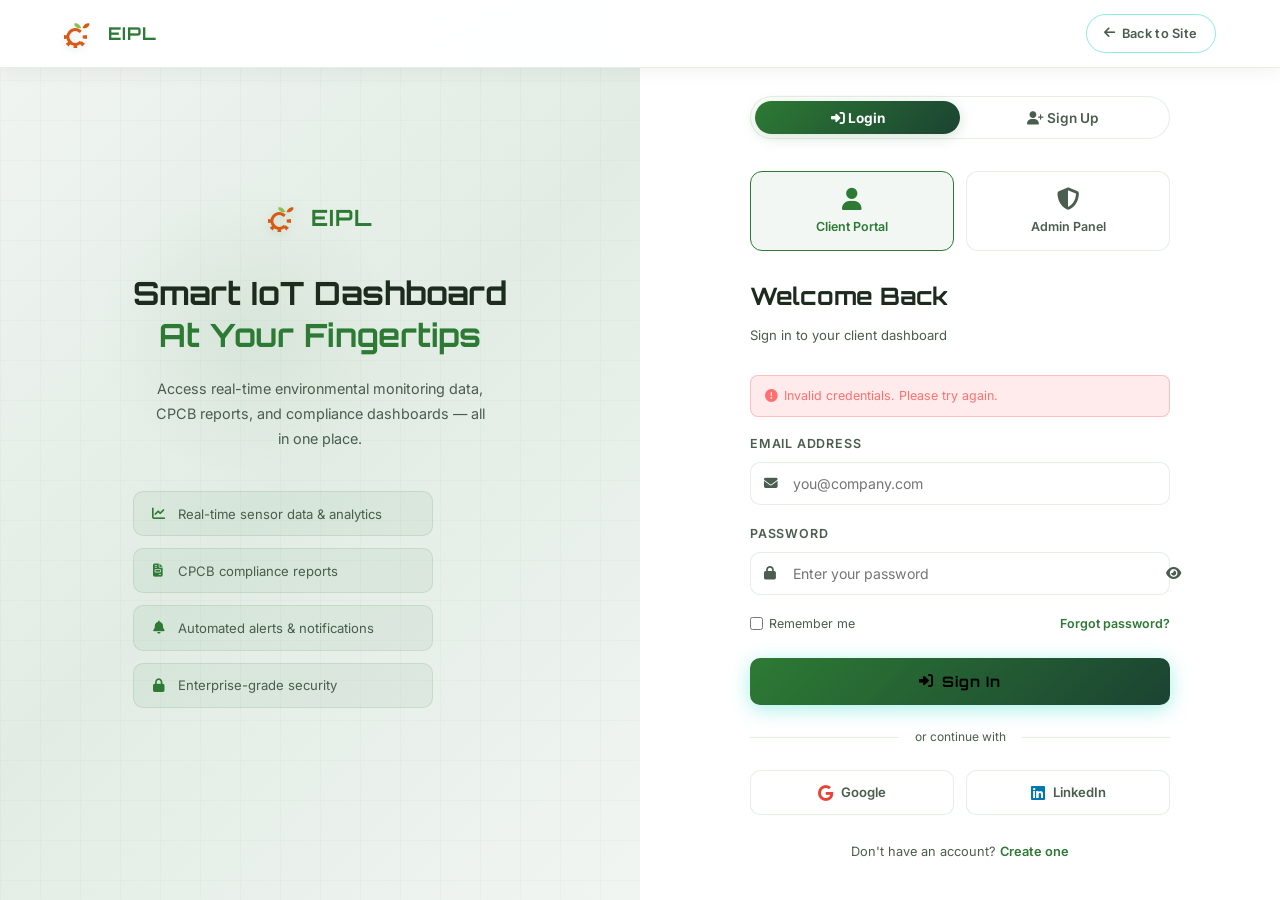
<file: jitu's office sample website/frontend/login.html>
<!DOCTYPE html>
<html lang="en">

<head>
  <meta charset="UTF-8" />
  <meta name="viewport" content="width=device-width, initial-scale=1.0" />
  <meta name="description" content="Login or Sign Up to AquaSyncs — Access your client dashboard or admin panel." />
  <title>Login | AquaSyncs</title>
  <link rel="preconnect" href="https://fonts.googleapis.com" />
  <link rel="preconnect" href="https://fonts.gstatic.com" crossorigin />
  <link href="https://fonts.googleapis.com/css2?family=Orbitron:wght@400;600;700;900&family=Inter:wght@300;400;500;600;700&display=swap" rel="stylesheet" />
  <link rel="stylesheet" href="https://cdnjs.cloudflare.com/ajax/libs/font-awesome/6.5.0/css/all.min.css" />
  <link rel="stylesheet" href="css/style.css?v=3" />

  <style>
    /* ─── Login Page Specific Styles ─── */
    body { overflow-x: hidden; }

    /* Full-screen split layout */
    .auth-page {
      min-height: 100vh;
      display: grid;
      grid-template-columns: 1fr 1fr;
    }

    /* ── LEFT PANEL — branding + animated BG ── */
    .auth-left {
      position: relative;
      background: linear-gradient(135deg, #f1f5f2 0%, #e2ece4 50%, #f1f5f2 100%);
      display: flex;
      flex-direction: column;
      align-items: center;
      justify-content: center;
      padding: 3rem;
      overflow: hidden;
    }

    /* Animated circuit-grid background */
    .auth-left::before {
      content: '';
      position: absolute;
      inset: 0;
      background-image:
        linear-gradient(rgba(45,122,52,0.03) 1px, transparent 1px),
        linear-gradient(90deg, rgba(45,122,52,0.03) 1px, transparent 1px);
      background-size: 40px 40px;
      animation: gridMove 8s linear infinite;
    }

    @keyframes gridMove {
      0%   { background-position: 0 0; }
      100% { background-position: 40px 40px; }
    }

    /* Glowing orbs */
    .auth-left::after {
      content: '';
      position: absolute;
      top: 20%; left: 15%;
      width: 300px; height: 300px;
      background: radial-gradient(circle, rgba(45,122,52,0.08) 0%, transparent 70%);
      border-radius: 50%;
      animation: pulse 4s ease-in-out infinite;
    }

    @keyframes pulse {
      0%, 100% { transform: scale(1); opacity: 0.6; }
      50%       { transform: scale(1.2); opacity: 1; }
    }

    .auth-brand {
      position: relative;
      z-index: 2;
      text-align: center;
    }

    .auth-brand .logo {
      justify-content: center;
      margin-bottom: 2.5rem;
      font-size: 1.4rem;
    }

    .auth-brand .logo-icon { font-size: 1.8rem; }

    .auth-tagline {
      font-family: var(--heading-font);
      font-size: clamp(1.4rem, 2.5vw, 2rem);
      color: var(--text-contrast);
      line-height: 1.3;
      margin-bottom: 1.2rem;
    }

    .auth-tagline .accent { color: var(--primary); }

    .auth-desc {
      color: var(--text-muted);
      font-size: 0.9rem;
      line-height: 1.75;
      max-width: 340px;
      margin: 0 auto 2.5rem;
    }

    /* Feature chips */
    .auth-features {
      display: flex;
      flex-direction: column;
      gap: 0.75rem;
      width: 100%;
      max-width: 300px;
    }

    .auth-feat {
      display: flex;
      align-items: center;
      gap: 0.75rem;
      background: rgba(45,122,52,0.06);
      border: 1px solid rgba(45,122,52,0.12);
      border-radius: 10px;
      padding: 0.65rem 1rem;
      font-size: 0.82rem;
      color: var(--text-muted);
    }

    .auth-feat i {
      color: var(--primary);
      width: 16px;
      flex-shrink: 0;
    }

    /* ── RIGHT PANEL — form ── */
    .auth-right {
      background: var(--bg);
      display: flex;
      align-items: center;
      justify-content: center;
      padding: 2rem;
      position: relative;
    }

    .auth-card {
      width: 100%;
      max-width: 420px;
    }

    /* Top: back link */
    .auth-back {
      display: inline-flex;
      align-items: center;
      gap: 0.4rem;
      font-size: 0.8rem;
      color: var(--text-muted);
      margin-bottom: 2rem;
      transition: var(--transition);
    }
    .auth-back:hover { color: var(--primary); gap: 0.65rem; }

    /* Tab switcher: Login | Sign Up */
    .auth-tabs {
      display: flex;
      background: var(--surface);
      border: 1px solid var(--border);
      border-radius: 50px;
      padding: 4px;
      margin-bottom: 2rem;
      position: relative;
    }

    .auth-tab {
      flex: 1;
      text-align: center;
      padding: 0.55rem 1rem;
      font-size: 0.85rem;
      font-weight: 600;
      border-radius: 50px;
      cursor: pointer;
      transition: var(--transition);
      color: var(--text-muted);
      border: none;
      background: none;
      font-family: var(--body-font);
    }

    .auth-tab.active {
      background: linear-gradient(135deg, var(--primary), var(--secondary));
      color: #fff;
      font-weight: 700;
      box-shadow: 0 3px 14px rgba(45,122,52,0.20);
    }

    /* Role selector (Client / Admin) */
    .auth-role-row {
      display: grid;
      grid-template-columns: 1fr 1fr;
      gap: 0.75rem;
      margin-bottom: 1.6rem;
    }

    .role-btn {
      display: flex;
      flex-direction: column;
      align-items: center;
      gap: 0.5rem;
      padding: 1rem 0.5rem;
      border: 1.5px solid var(--border);
      border-radius: 12px;
      background: var(--surface);
      cursor: pointer;
      transition: var(--transition);
      font-family: var(--body-font);
      color: var(--text-muted);
    }

    .role-btn i {
      font-size: 1.4rem;
      color: var(--text-muted);
      transition: var(--transition);
    }

    .role-btn span {
      font-size: 0.78rem;
      font-weight: 600;
    }

    .role-btn.active,
    .role-btn:hover {
      border-color: var(--primary);
      background: rgba(45,122,52,0.06);
      color: var(--primary);
    }

    .role-btn.active i,
    .role-btn:hover i { color: var(--primary); }

    /* Form heading */
    .auth-heading {
      font-family: var(--heading-font);
      font-size: 1.5rem;
      color: var(--text-contrast);
      margin-bottom: 0.4rem;
    }

    .auth-subheading {
      font-size: 0.82rem;
      color: var(--text-muted);
      margin-bottom: 1.8rem;
    }

    /* Input groups */
    .form-group {
      margin-bottom: 1.1rem;
      position: relative;
    }

    .form-label {
      display: block;
      font-size: 0.78rem;
      font-weight: 600;
      color: var(--text-muted);
      margin-bottom: 0.4rem;
      letter-spacing: 0.3px;
    }

    .form-input-wrap {
      position: relative;
    }

    .form-input-wrap i {
      position: absolute;
      left: 14px;
      top: 50%;
      transform: translateY(-50%);
      color: var(--text-muted);
      font-size: 0.85rem;
      pointer-events: none;
      transition: var(--transition);
    }

    .form-input {
      width: 100%;
      padding: 0.75rem 1rem 0.75rem 2.6rem;
      background: var(--surface);
      border: 1.5px solid var(--border);
      border-radius: 10px;
      color: var(--text);
      font-family: var(--body-font);
      font-size: 0.88rem;
      transition: var(--transition);
      outline: none;
    }

    .form-input:focus {
      border-color: var(--primary);
      background: rgba(0,212,192,0.04);
      box-shadow: 0 0 0 3px rgba(0,212,192,0.1);
    }

    .form-input:focus + i,
    .form-input-wrap:focus-within i {
      color: var(--primary);
    }

    /* Password toggle eye */
    .pw-toggle {
      position: absolute;
      right: 12px;
      top: 50%;
      transform: translateY(-50%);
      background: none;
      border: none;
      color: var(--text-muted);
      cursor: pointer;
      font-size: 0.85rem;
      padding: 0.2rem;
      transition: var(--transition);
    }
    .pw-toggle:hover { color: var(--primary); }

    /* Forgot + Remember row */
    .form-meta {
      display: flex;
      align-items: center;
      justify-content: space-between;
      margin-bottom: 1.5rem;
      font-size: 0.78rem;
    }

    .form-remember {
      display: flex;
      align-items: center;
      gap: 0.4rem;
      color: var(--text-muted);
      cursor: pointer;
    }

    .form-remember input[type="checkbox"] { accent-color: var(--primary); }

    .form-forgot {
      color: var(--primary);
      font-weight: 600;
    }
    .form-forgot:hover { color: var(--accent); }

    /* Submit button */
    .auth-submit {
      width: 100%;
      padding: 0.9rem;
      border: none;
      border-radius: 10px;
      background: linear-gradient(135deg, var(--primary), var(--secondary));
      color: #000;
      font-family: var(--heading-font);
      font-size: 0.9rem;
      font-weight: 700;
      letter-spacing: 1px;
      cursor: pointer;
      transition: var(--transition);
      box-shadow: 0 4px 20px rgba(0,212,192,0.35);
      display: flex;
      align-items: center;
      justify-content: center;
      gap: 0.5rem;
    }

    .auth-submit:hover {
      transform: translateY(-2px);
      box-shadow: 0 8px 30px rgba(0,212,192,0.55);
    }

    /* Divider */
    .auth-divider {
      display: flex;
      align-items: center;
      gap: 1rem;
      margin: 1.4rem 0;
      color: var(--text-muted);
      font-size: 0.75rem;
    }

    .auth-divider::before,
    .auth-divider::after {
      content: '';
      flex: 1;
      height: 1px;
      background: var(--border);
    }

    /* Social login buttons */
    .auth-social {
      display: grid;
      grid-template-columns: 1fr 1fr;
      gap: 0.75rem;
    }

    .social-login-btn {
      display: flex;
      align-items: center;
      justify-content: center;
      gap: 0.5rem;
      padding: 0.65rem;
      border: 1.5px solid var(--border);
      border-radius: 10px;
      background: var(--surface);
      color: var(--text-muted);
      font-size: 0.82rem;
      font-weight: 600;
      font-family: var(--body-font);
      cursor: pointer;
      transition: var(--transition);
      text-decoration: none;
    }

    .social-login-btn:hover {
      border-color: var(--border-hover);
      color: var(--text);
    }

    .social-login-btn i { font-size: 1rem; }
    .social-login-btn .fa-google { color: #ea4335; }
    .social-login-btn .fa-linkedin { color: #0077b5; }

    /* Switch panel text */
    .auth-switch {
      text-align: center;
      margin-top: 1.6rem;
      font-size: 0.8rem;
      color: var(--text-muted);
    }

    .auth-switch a {
      color: var(--primary);
      font-weight: 600;
    }

    /* Admin-mode extra styling */
    .admin-badge {
      display: inline-flex;
      align-items: center;
      gap: 0.4rem;
      background: linear-gradient(135deg, rgba(255,140,0,0.15), rgba(255,60,0,0.1));
      border: 1px solid rgba(255,140,0,0.3);
      color: #ffaa00;
      font-size: 0.7rem;
      font-weight: 700;
      letter-spacing: 1.2px;
      text-transform: uppercase;
      padding: 0.25rem 0.75rem;
      border-radius: 50px;
      margin-bottom: 0.6rem;
    }

    /* Error/success message */
    .auth-msg {
      font-size: 0.78rem;
      padding: 0.6rem 0.9rem;
      border-radius: 8px;
      margin-bottom: 1rem;
      display: none;
    }

    .auth-msg.error {
      background: rgba(255,60,60,0.1);
      border: 1px solid rgba(255,60,60,0.25);
      color: #ff7070;
      display: flex;
      align-items: center;
      gap: 0.4rem;
    }

    /* ── Responsive ── */
    @media (max-width: 800px) {
      .auth-page { grid-template-columns: 1fr; }
      .auth-left  { display: none; }
      .auth-right { padding: 5rem 1.5rem 2rem; align-items: flex-start; }
    }
  </style>
</head>

<body>

  <!-- ===== NAVBAR (minimal on login page) ===== -->
  <nav id="navbar" class="scrolled">
    <div class="nav-container">
      <a href="index.html" class="logo" id="logo-link">
        <span class="logo-icon">
          <svg xmlns="http://www.w3.org/2000/svg" viewBox="0 0 120 90" width="34" height="26" style="vertical-align: middle;">
            <!-- Gear center (40, 52) -->
            <path d="M 54.9,30.7 A 26,26 0 1,0 54.9,73.3" fill="none" stroke="#d95a14" stroke-width="11" stroke-linecap="square" />
            <polygon points="33,11 47,11 45,26 35,26" fill="#d95a14" transform="rotate(90, 40, 52)" />
            <polygon points="33,11 47,11 45,26 35,26" fill="#d95a14" transform="rotate(135, 40, 52)" />
            <polygon points="33,11 47,11 45,26 35,26" fill="#d95a14" transform="rotate(180, 40, 52)" />
            <polygon points="33,11 47,11 45,26 35,26" fill="#d95a14" transform="rotate(225, 40, 52)" />
            <polygon points="33,11 47,11 45,26 35,26" fill="#d95a14" transform="rotate(270, 40, 52)" />
            <!-- Leaves -->
            <path d="M 61,20 C 54,5 42,1 36,5 C 36,15 50,25 61,20 Z" fill="#8ec051" />
            <path d="M 65,20 C 72,5 84,1 90,5 C 90,15 76,25 65,20 Z" fill="#d95a14" />
          </svg>
        </span>
        <span class="logo-text"><span style="color: var(--primary);">EIPL</span></span>
      </a>
      <div class="nav-auth">
        <a href="index.html" class="nav-btn nav-btn-login">
          <i class="fas fa-arrow-left"></i> Back to Site
        </a>
      </div>
    </div>
  </nav>

  <!-- ===== MAIN AUTH PAGE ===== -->
  <main class="auth-page" id="authPage">

    <!-- ── LEFT PANEL ── -->
    <div class="auth-left" aria-hidden="true">
      <div class="auth-brand">
        <div class="logo" style="justify-content:center; margin-bottom:2rem;">
          <span class="logo-icon">
            <svg xmlns="http://www.w3.org/2000/svg" viewBox="0 0 120 90" width="34" height="26" style="vertical-align: middle;">
              <!-- Gear center (40, 52) -->
              <path d="M 54.9,30.7 A 26,26 0 1,0 54.9,73.3" fill="none" stroke="#d95a14" stroke-width="11" stroke-linecap="square" />
              <polygon points="33,11 47,11 45,26 35,26" fill="#d95a14" transform="rotate(90, 40, 52)" />
              <polygon points="33,11 47,11 45,26 35,26" fill="#d95a14" transform="rotate(135, 40, 52)" />
              <polygon points="33,11 47,11 45,26 35,26" fill="#d95a14" transform="rotate(180, 40, 52)" />
              <polygon points="33,11 47,11 45,26 35,26" fill="#d95a14" transform="rotate(225, 40, 52)" />
              <polygon points="33,11 47,11 45,26 35,26" fill="#d95a14" transform="rotate(270, 40, 52)" />
              <!-- Leaves -->
              <path d="M 61,20 C 54,5 42,1 36,5 C 36,15 50,25 61,20 Z" fill="#8ec051" />
              <path d="M 65,20 C 72,5 84,1 90,5 C 90,15 76,25 65,20 Z" fill="#d95a14" />
            </svg>
          </span>
          <span class="logo-text" style="font-size:1.4rem;"><span style="color: var(--primary);">EIPL</span></span>
        </div>

        <h2 class="auth-tagline">
          Smart IoT Dashboard<br /><span class="accent">At Your Fingertips</span>
        </h2>

        <p class="auth-desc">
          Access real-time environmental monitoring data, CPCB reports, 
          and compliance dashboards — all in one place.
        </p>

        <div class="auth-features">
          <div class="auth-feat">
            <i class="fas fa-chart-line"></i>
            Real-time sensor data & analytics
          </div>
          <div class="auth-feat">
            <i class="fas fa-file-invoice"></i>
            CPCB compliance reports
          </div>
          <div class="auth-feat">
            <i class="fas fa-bell"></i>
            Automated alerts & notifications
          </div>
          <div class="auth-feat">
            <i class="fas fa-lock"></i>
            Enterprise-grade security
          </div>
        </div>
      </div>
    </div>

    <!-- ── RIGHT PANEL ── -->
    <div class="auth-right">
      <div class="auth-card">

        <!-- Back link -->
        <a href="index.html" class="auth-back" id="authBack">
          <i class="fas fa-arrow-left"></i> Back to AquaSyncs
        </a>

        <!-- Tab switcher -->
        <div class="auth-tabs" id="authTabs" role="tablist">
          <button class="auth-tab active" id="tab-login" role="tab" aria-selected="true"  onclick="switchTab('login')">
            <i class="fas fa-sign-in-alt"></i> Login
          </button>
          <button class="auth-tab" id="tab-signup" role="tab" aria-selected="false" onclick="switchTab('signup')">
            <i class="fas fa-user-plus"></i> Sign Up
          </button>
        </div>

        <!-- Role selector (Client / Admin) -->
        <div class="auth-role-row" id="roleRow">
          <button class="role-btn active" id="role-client" onclick="selectRole('client')" type="button">
            <i class="fas fa-user"></i>
            <span>Client Portal</span>
          </button>
          <button class="role-btn" id="role-admin" onclick="selectRole('admin')" type="button">
            <i class="fas fa-shield-halved"></i>
            <span>Admin Panel</span>
          </button>
        </div>

        <!-- ══ LOGIN FORM ══ -->
        <div id="loginPanel">
          <div id="loginAdminBadge" class="admin-badge" style="display:none;">
            <i class="fas fa-shield-halved"></i> Admin Access
          </div>
          <h1 class="auth-heading" id="loginHeading">Welcome Back</h1>
          <p class="auth-subheading" id="loginSub">Sign in to your client dashboard</p>

          <div class="auth-msg error" id="loginError">
            <i class="fas fa-circle-exclamation"></i>
            <span id="loginErrorText">Invalid credentials. Please try again.</span>
          </div>

          <form id="loginForm" novalidate>
            <div class="form-group">
              <label class="form-label" for="loginEmail">Email Address</label>
              <div class="form-input-wrap">
                <input class="form-input" type="email" id="loginEmail" name="email"
                       placeholder="you@company.com" autocomplete="email" required />
                <i class="fas fa-envelope"></i>
              </div>
            </div>

            <div class="form-group">
              <label class="form-label" for="loginPassword">Password</label>
              <div class="form-input-wrap">
                <input class="form-input" type="password" id="loginPassword" name="password"
                       placeholder="Enter your password" autocomplete="current-password" required />
                <i class="fas fa-lock"></i>
                <button type="button" class="pw-toggle" id="loginPwToggle" aria-label="Toggle password">
                  <i class="fas fa-eye"></i>
                </button>
              </div>
            </div>

            <div class="form-meta">
              <label class="form-remember">
                <input type="checkbox" id="rememberMe" /> Remember me
              </label>
              <a href="#" class="form-forgot" id="forgotLink">Forgot password?</a>
            </div>

            <button type="submit" class="auth-submit" id="loginSubmit">
              <i class="fas fa-sign-in-alt"></i> Sign In
            </button>
          </form>

          <div class="auth-divider">or continue with</div>

          <div class="auth-social">
            <a href="#" class="social-login-btn" id="googleLoginBtn">
              <i class="fab fa-google"></i> Google
            </a>
            <a href="#" class="social-login-btn" id="linkedinLoginBtn">
              <i class="fab fa-linkedin"></i> LinkedIn
            </a>
          </div>

          <p class="auth-switch">
            Don't have an account?
            <a href="#" onclick="switchTab('signup'); return false;" id="goSignup">Create one</a>
          </p>
        </div>

        <!-- ══ SIGNUP FORM ══ -->
        <div id="signupPanel" style="display:none;">
          <h1 class="auth-heading">Create Account</h1>
          <p class="auth-subheading">Join AquaSyncs and access your dashboard</p>

          <div class="auth-msg error" id="signupError">
            <i class="fas fa-circle-exclamation"></i>
            <span id="signupErrorText">Please fill all required fields.</span>
          </div>

          <form id="signupForm" novalidate>
            <div style="display:grid; grid-template-columns:1fr 1fr; gap:0.75rem;">
              <div class="form-group" style="margin-bottom:0;">
                <label class="form-label" for="signupFirst">First Name</label>
                <div class="form-input-wrap">
                  <input class="form-input" type="text" id="signupFirst" name="firstName"
                         placeholder="Rahul" required />
                  <i class="fas fa-user"></i>
                </div>
              </div>
              <div class="form-group" style="margin-bottom:0;">
                <label class="form-label" for="signupLast">Last Name</label>
                <div class="form-input-wrap">
                  <input class="form-input" type="text" id="signupLast" name="lastName"
                         placeholder="Sharma" required />
                  <i class="fas fa-user"></i>
                </div>
              </div>
            </div>

            <div class="form-group" style="margin-top:1rem;">
              <label class="form-label" for="signupEmail">Work Email</label>
              <div class="form-input-wrap">
                <input class="form-input" type="email" id="signupEmail" name="email"
                       placeholder="you@company.com" autocomplete="email" required />
                <i class="fas fa-envelope"></i>
              </div>
            </div>

            <div class="form-group">
              <label class="form-label" for="signupCompany">Company / Organisation</label>
              <div class="form-input-wrap">
                <input class="form-input" type="text" id="signupCompany" name="company"
                       placeholder="Your company name" />
                <i class="fas fa-building"></i>
              </div>
            </div>

            <div class="form-group">
              <label class="form-label" for="signupPhone">Phone Number</label>
              <div class="form-input-wrap">
                <input class="form-input" type="tel" id="signupPhone" name="phone"
                       placeholder="+91 XXXXX XXXXX" />
                <i class="fas fa-phone"></i>
              </div>
            </div>

            <div class="form-group">
              <label class="form-label" for="signupPassword">Password</label>
              <div class="form-input-wrap">
                <input class="form-input" type="password" id="signupPassword" name="password"
                       placeholder="Min. 8 characters" autocomplete="new-password" required />
                <i class="fas fa-lock"></i>
                <button type="button" class="pw-toggle" id="signupPwToggle" aria-label="Toggle password">
                  <i class="fas fa-eye"></i>
                </button>
              </div>
            </div>

            <!-- Password strength bar -->
            <div style="margin: -0.5rem 0 1rem;">
              <div style="height:3px; background:var(--border); border-radius:2px; overflow:hidden;">
                <div id="pwStrengthBar" style="height:100%; width:0%; border-radius:2px; transition:all 0.3s ease;"></div>
              </div>
              <p id="pwStrengthLabel" style="font-size:0.7rem; color:var(--text-muted); margin-top:0.3rem;"></p>
            </div>

            <div class="form-group">
              <label class="form-remember" style="font-size:0.78rem; color:var(--text-muted);">
                <input type="checkbox" id="agreeTerms" required />
                I agree to the <a href="#" style="color:var(--primary);">Terms of Service</a>
                &amp; <a href="#" style="color:var(--primary);">Privacy Policy</a>
              </label>
            </div>

            <button type="submit" class="auth-submit" id="signupSubmit">
              <i class="fas fa-user-plus"></i> Create Account
            </button>
          </form>

          <p class="auth-switch">
            Already have an account?
            <a href="#" onclick="switchTab('login'); return false;" id="goLogin">Sign in</a>
          </p>
        </div>

      </div>
    </div>
    <!-- end right panel -->

  </main>

  <script src="js/cursor-glow.js"></script>
  <script>
    'use strict';

    /* ─── Read URL param to auto-select Admin tab ─── */
    const urlParams = new URLSearchParams(window.location.search);
    let currentRole = urlParams.get('mode') === 'admin' ? 'admin' : 'client';
    let currentTab  = 'login';

    /* Init role on load */
    window.addEventListener('DOMContentLoaded', () => {
      selectRole(currentRole);
      // if ?mode=admin, visually press Admin role btn
      if (currentRole === 'admin') {
        document.getElementById('role-admin').classList.add('active');
        document.getElementById('role-client').classList.remove('active');
      }
    });

    /* ─── Tab switching (Login ↔ Sign Up) ─── */
    function switchTab(tab) {
      currentTab = tab;
      const loginPanel  = document.getElementById('loginPanel');
      const signupPanel = document.getElementById('signupPanel');
      const tabLogin    = document.getElementById('tab-login');
      const tabSignup   = document.getElementById('tab-signup');
      const roleRow     = document.getElementById('roleRow');

      if (tab === 'login') {
        loginPanel.style.display  = '';
        signupPanel.style.display = 'none';
        tabLogin.classList.add('active');    tabLogin.setAttribute('aria-selected', 'true');
        tabSignup.classList.remove('active'); tabSignup.setAttribute('aria-selected', 'false');
        roleRow.style.display = '';
      } else {
        loginPanel.style.display  = 'none';
        signupPanel.style.display = '';
        tabLogin.classList.remove('active'); tabLogin.setAttribute('aria-selected', 'false');
        tabSignup.classList.add('active');   tabSignup.setAttribute('aria-selected', 'true');
        roleRow.style.display = 'none';      // signup is always client
      }
    }

    /* ─── Role switching (Client ↔ Admin) ─── */
    function selectRole(role) {
      currentRole = role;
      document.getElementById('role-client').classList.toggle('active', role === 'client');
      document.getElementById('role-admin').classList.toggle('active',  role === 'admin');

      const adminBadge  = document.getElementById('loginAdminBadge');
      const loginHead   = document.getElementById('loginHeading');
      const loginSub    = document.getElementById('loginSub');

      if (role === 'admin') {
        adminBadge.style.display = 'inline-flex';
        loginHead.textContent    = 'Admin Access';
        loginSub.textContent     = 'Sign in to the AquaSyncs admin panel';
      } else {
        adminBadge.style.display = 'none';
        loginHead.textContent    = 'Welcome Back';
        loginSub.textContent     = 'Sign in to your client dashboard';
      }
    }

    /* ─── Password visibility toggles ─── */
    function makeToggle(toggleId, inputId) {
      document.getElementById(toggleId).addEventListener('click', () => {
        const inp = document.getElementById(inputId);
        const ico = document.querySelector('#' + toggleId + ' i');
        if (inp.type === 'password') {
          inp.type = 'text';
          ico.classList.replace('fa-eye', 'fa-eye-slash');
        } else {
          inp.type = 'password';
          ico.classList.replace('fa-eye-slash', 'fa-eye');
        }
      });
    }
    makeToggle('loginPwToggle',  'loginPassword');
    makeToggle('signupPwToggle', 'signupPassword');

    /* ─── Password strength meter ─── */
    document.getElementById('signupPassword').addEventListener('input', function () {
      const val = this.value;
      const bar = document.getElementById('pwStrengthBar');
      const lbl = document.getElementById('pwStrengthLabel');
      let strength = 0;
      if (val.length >= 8)   strength++;
      if (/[A-Z]/.test(val)) strength++;
      if (/[0-9]/.test(val)) strength++;
      if (/[^A-Za-z0-9]/.test(val)) strength++;

      const map = [
        { pct: '0%',   color: 'transparent', text: '' },
        { pct: '25%',  color: '#ff4444',     text: 'Weak' },
        { pct: '50%',  color: '#ffaa00',     text: 'Fair' },
        { pct: '75%',  color: '#66cc44',     text: 'Good' },
        { pct: '100%', color: 'var(--primary)', text: 'Strong ✓' },
      ];
      bar.style.width      = map[strength].pct;
      bar.style.background = map[strength].color;
      lbl.textContent      = map[strength].text;
      lbl.style.color      = map[strength].color;
    });

    /* ─── Login form submit ─── */
    document.getElementById('loginForm').addEventListener('submit', (e) => {
      e.preventDefault();
      const email = document.getElementById('loginEmail').value.trim();
      const pass  = document.getElementById('loginPassword').value;
      const err   = document.getElementById('loginError');

      if (!email || !pass) {
        document.getElementById('loginErrorText').textContent = 'Please fill in all fields.';
        err.style.display = 'flex'; return;
      }

      // Simulate submit — replace with real API call
      const btn = document.getElementById('loginSubmit');
      btn.innerHTML = '<i class="fas fa-spinner fa-spin"></i> Signing in…';
      btn.disabled  = true;

      setTimeout(() => {
        btn.innerHTML = '<i class="fas fa-sign-in-alt"></i> Sign In';
        btn.disabled  = false;
        // Show error for demo (in production: redirect on success)
        document.getElementById('loginErrorText').textContent =
          'Demo mode — backend not connected yet.';
        err.style.display = 'flex';
      }, 1800);
    });

    /* ─── Sign Up form submit ─── */
    document.getElementById('signupForm').addEventListener('submit', (e) => {
      e.preventDefault();
      const first = document.getElementById('signupFirst').value.trim();
      const email = document.getElementById('signupEmail').value.trim();
      const pass  = document.getElementById('signupPassword').value;
      const agree = document.getElementById('agreeTerms').checked;
      const err   = document.getElementById('signupError');

      if (!first || !email || !pass) {
        document.getElementById('signupErrorText').textContent = 'Please fill all required fields.';
        err.style.display = 'flex'; return;
      }
      if (!agree) {
        document.getElementById('signupErrorText').textContent = 'Please accept the Terms of Service.';
        err.style.display = 'flex'; return;
      }

      const btn = document.getElementById('signupSubmit');
      btn.innerHTML = '<i class="fas fa-spinner fa-spin"></i> Creating account…';
      btn.disabled  = true;

      setTimeout(() => {
        btn.innerHTML = '<i class="fas fa-user-plus"></i> Create Account';
        btn.disabled  = false;
        document.getElementById('signupErrorText').textContent =
          'Demo mode — backend not connected yet.';
        err.style.display = 'flex';
      }, 1800);
    });

    /* ─── Navbar scroll ─── */
    const navbar = document.getElementById('navbar');
    window.addEventListener('scroll', () => {
      if (window.scrollY > 20) navbar.classList.add('scrolled');
      else navbar.classList.remove('scrolled');
    });
  </script>

</body>
</html>
</file>
<file: jitu's office sample website/frontend/css/style.css>
/* ============================================================
   AQUASYNCS â€” IoT THEMED WEBSITE
   style.css â€” Main Stylesheet
   ============================================================ */

/* ===== CSS VARIABLES ===== */
:root {
  --primary:      #2d7a34;
  --primary-dark: #1b5e20;
  --secondary:    #1b4332;
  --accent:       #d95a14;
  --accent-dark:  #b8460d;
  --danger:       #ff4757;
  --bg:           #ffffff;
  --bg2:          #f7f9f6;
  --surface:      #ffffff;
  --surface2:     #f1f4f0;
  --border:       rgba(45, 122, 52, 0.12);
  --border-hover: rgba(45, 122, 52, 0.3);
  --text:         #1c2b1e;
  --text-muted:   #4a5d4e;
  --text-light:   #6b7f6f;
  --text-contrast: #1c2b1e;
  --heading-font: 'Orbitron', sans-serif;
  --body-font:    'Inter', sans-serif;
  --shadow-sm:    0 4px 16px rgba(0, 0, 0, 0.05);
  --shadow:       0 8px 32px rgba(0, 0, 0, 0.07);
  --shadow-lg:    0 20px 50px rgba(0, 0, 0, 0.1);
  --glow:         0 0 30px rgba(45, 122, 52, 0.15);
  --radius-sm:    8px;
  --radius:       14px;
  --radius-lg:    20px;
  --transition:   all 0.3s cubic-bezier(0.4, 0, 0.2, 1);
}

/* ===== RESET & BASE ===== */
*, *::before, *::after { box-sizing: border-box; margin: 0; padding: 0; }

html {
  scroll-behavior: smooth;
  scroll-padding-top: 80px;
}

body {
  font-family: var(--body-font);
  background: var(--bg);
  color: var(--text);
  line-height: 1.7;
  overflow-x: hidden;
}

a { color: var(--primary); text-decoration: none; transition: var(--transition); }
ul { list-style: none; }
img { max-width: 100%; display: block; }

/* ===== GLOBAL CURSOR GLOW ===== */
#cursorGlow {
  /* fixed to viewport so it follows cursor everywhere on the page */
  position: fixed;
  top: 0;
  left: 0;
  width: 500px;
  height: 500px;
  border-radius: 50%;
  pointer-events: none;       /* NEVER blocks clicks or hovers */
  z-index: 9998;              /* just below modals, above everything else */
  transform: translate(-50%, -50%);
  background: radial-gradient(
    circle at center,
    rgba(0, 212, 192, 0.10)   0%,
    rgba(0, 180, 200, 0.06)   30%,
    rgba(255, 255, 255, 0.02) 55%,
    transparent               75%
  );
  filter: blur(28px);
  opacity: 0;
  will-change: transform, opacity;
  /* Only fade opacity — position follows mouse instantly */
  transition: opacity 0.4s ease, filter 0.2s ease;
}

/* slightly stronger glow when hovering interactive elements */
body:has(a:hover) #cursorGlow,
body:has(button:hover) #cursorGlow,
body:has(.product-card:hover) #cursorGlow,
body:has(.service-card:hover) #cursorGlow,
body:has(.why-card:hover) #cursorGlow,
body:has(.position-card:hover) #cursorGlow {
  background: radial-gradient(
    circle at center,
    rgba(0, 212, 192, 0.18)   0%,
    rgba(0, 180, 200, 0.10)   30%,
    rgba(255, 255, 255, 0.03) 55%,
    transparent               75%
  );
}


/* ===== UTILITIES ===== */
.container { max-width: 1200px; margin: 0 auto; padding: 0 1.5rem; }
.accent { color: var(--primary); }
.section { padding: 6rem 0; }

.section-header { text-align: center; margin-bottom: 4rem; }
.section-tag {
  display: inline-flex; align-items: center; gap: 0.5rem;
  background: rgba(0, 212, 255, 0.08);
  border: 1px solid var(--border);
  color: var(--primary);
  padding: 0.45rem 1.2rem; border-radius: 50px;
  font-size: 0.8rem; font-weight: 600;
  letter-spacing: 1.5px; text-transform: uppercase;
  margin-bottom: 1.2rem;
}
.section-header h2 {
  font-family: var(--heading-font);
  font-size: clamp(1.8rem, 4vw, 2.8rem);
  font-weight: 700; color: var(--text-contrast);
  margin-bottom: 0.8rem;
  line-height: 1.2;
}
.section-header p { color: var(--text-muted); max-width: 580px; margin: 0 auto; font-size: 0.95rem; }

/* ===== GRADIENT TEXT ===== */
.gradient-text {
  background: linear-gradient(135deg, var(--primary), var(--accent));
  -webkit-background-clip: text;
  -webkit-text-fill-color: transparent;
  background-clip: text;
}

/* ===== BUTTONS ===== */
.btn {
  display: inline-flex; align-items: center; gap: 0.6rem;
  padding: 0.85rem 2rem; border-radius: 50px;
  font-family: var(--body-font); font-weight: 600;
  font-size: 0.92rem; cursor: pointer; border: 2px solid transparent;
  transition: var(--transition); letter-spacing: 0.3px;
  white-space: nowrap;
}
.btn-primary {
  background: linear-gradient(135deg, var(--primary), var(--secondary));
  color: #fff;
  box-shadow: 0 4px 20px rgba(0, 212, 255, 0.25);
  border-color: transparent;
}
.btn-primary:hover {
  transform: translateY(-3px);
  box-shadow: 0 8px 35px rgba(0, 212, 255, 0.45);
  color: #fff;
}
.btn-outline {
  background: transparent;
  border-color: var(--border-hover);
  color: var(--text);
}
.btn-outline:hover {
  border-color: var(--primary);
  color: var(--primary);
  box-shadow: 0 0 20px rgba(0, 212, 255, 0.2);
  background: rgba(0, 212, 255, 0.05);
}
.btn-full { width: 100%; justify-content: center; border-radius: var(--radius-sm); }

/* ===== PRELOADER ===== */
#preloader {
  position: fixed; inset: 0;
  background: var(--bg); z-index: 9999;
  display: flex; align-items: center; justify-content: center;
  transition: opacity 0.6s ease, visibility 0.6s ease;
}
#preloader.hidden { opacity: 0; visibility: hidden; pointer-events: none; }
.preloader-inner { text-align: center; position: relative; }
.preloader-logo-wrapper {
  position: relative;
  width: 90px;
  height: 90px;
  margin: 0 auto;
}
.circuit-ring {
  width: 90px; height: 90px;
  border: 2px solid rgba(0, 212, 255, 0.15);
  border-top: 2px solid var(--primary);
  border-right: 2px solid var(--accent);
  border-radius: 50%;
  animation: spin 1.2s linear infinite;
}
.preloader-logo {
  position: absolute; top: 50%; left: 50%; transform: translate(-50%, -50%);
  font-size: 1.8rem; color: var(--primary);
  text-shadow: 0 0 20px rgba(0, 212, 255, 0.8);
  display: flex;
  align-items: center;
  justify-content: center;
}
.preloader-text {
  font-family: var(--heading-font); font-size: 0.75rem;
  color: var(--primary); letter-spacing: 3px; margin-top: 1.5rem;
  animation: blink 1.2s ease-in-out infinite;
}
@keyframes spin    { to { transform: rotate(360deg); } }
@keyframes blink   { 0%,100% { opacity: 0.3; } 50% { opacity: 1; } }

/* ===== NAVBAR ===== */
#navbar {
  position: fixed; top: 0; left: 0; right: 0; z-index: 1000;
  padding: 1.5rem 0; transition: var(--transition);
}
#navbar.scrolled {
  background: rgba(255, 255, 255, 0.97);
  backdrop-filter: blur(24px) saturate(180%);
  -webkit-backdrop-filter: blur(24px) saturate(180%);
  border-bottom: 1px solid var(--border);
  padding: 0.9rem 0;
  box-shadow: 0 4px 20px rgba(0, 0, 0, 0.05);
}
.nav-container {
  max-width: 1200px; margin: 0 auto; padding: 0 1.5rem;
  display: flex; align-items: center; justify-content: space-between;
}
.logo {
  display: flex; align-items: center; gap: 0.6rem;
  font-family: var(--heading-font); font-weight: 700;
  font-size: 1.1rem; color: var(--text-contrast); letter-spacing: 1px;
}
.logo-icon {
  color: var(--primary); font-size: 1.3rem;
  filter: drop-shadow(0 2px 4px rgba(45, 122, 52, 0.15));
}
.nav-links { display: flex; align-items: center; gap: 2.5rem; }
.nav-link {
  color: var(--text-muted); font-weight: 500; font-size: 0.88rem;
  letter-spacing: 0.5px; position: relative; padding: 0.4rem 0;
}
.nav-link::after {
  content: ''; position: absolute; bottom: -2px; left: 0;
  width: 0; height: 2px;
  background: linear-gradient(90deg, var(--primary), var(--accent));
  border-radius: 2px; transition: width 0.35s ease;
}
.nav-link:hover, .nav-link.active { color: var(--primary); }
.nav-link:hover::after, .nav-link.active::after { width: 100%; }
.hamburger {
  display: none; flex-direction: column; gap: 5px;
  background: none; border: none; cursor: pointer; padding: 0.4rem;
}
.hamburger span {
  display: block; width: 24px; height: 2px;
  background: var(--text); border-radius: 2px;
  transition: var(--transition);
}
.hamburger.open span:nth-child(1) { transform: translateY(7px) rotate(45deg); }
.hamburger.open span:nth-child(2) { opacity: 0; transform: scaleX(0); }
.hamburger.open span:nth-child(3) { transform: translateY(-7px) rotate(-45deg); }

/* ── Navbar Auth Buttons (right side) ── */
.nav-auth {
  display: flex;
  align-items: center;
  gap: 0.6rem;
  flex-shrink: 0;
}

.nav-btn {
  display: inline-flex;
  align-items: center;
  gap: 0.4rem;
  padding: 0.45rem 1.1rem;
  border-radius: 50px;
  font-family: var(--body-font);
  font-size: 0.8rem;
  font-weight: 600;
  letter-spacing: 0.3px;
  cursor: pointer;
  white-space: nowrap;
  transition: var(--transition);
  border: 1.5px solid transparent;
  text-decoration: none;
}

/* "Client Login" — outline style */
.nav-btn-login {
  background: transparent;
  border-color: rgba(0, 212, 192, 0.45);
  color: var(--text-muted);
}
.nav-btn-login:hover {
  border-color: var(--primary);
  color: var(--primary);
  background: rgba(0, 212, 192, 0.06);
  box-shadow: 0 0 16px rgba(0, 212, 192, 0.2);
}

/* "Sign Up" / "Admin Login" — filled gradient */
.nav-btn-signup {
  background: linear-gradient(135deg, var(--primary), var(--secondary));
  color: #000;
  font-weight: 700;
  border-color: transparent;
  box-shadow: 0 3px 14px rgba(0, 212, 192, 0.3);
}
.nav-btn-signup:hover {
  transform: translateY(-2px);
  box-shadow: 0 6px 24px rgba(0, 212, 192, 0.5);
  color: #000;
}

/* Hide auth buttons on very small screens (show inside hamburger menu) */
@media (max-width: 540px) {
  .nav-auth { display: none; }
}


/* ===== HERO ===== */
.hero {
  position: relative; min-height: 100vh;
  display: flex; align-items: center; justify-content: center;
  overflow: hidden; padding: 7rem 1.5rem 5rem;
}
#iotCanvas {
  position: absolute; inset: 0; width: 100%; height: 100%; z-index: 0;
}
.hero-overlay {
  position: absolute; inset: 0; z-index: 1;
  background: radial-gradient(ellipse at 50% 50%, rgba(0,212,192,0.05) 0%, transparent 70%),
              radial-gradient(ellipse at 80% 20%, rgba(0,122,122,0.07) 0%, transparent 50%);
}
.hero-content {
  position: relative; z-index: 2; text-align: center; max-width: 820px;
}
.hero-badge {
  display: inline-flex; align-items: center; gap: 0.5rem;
  background: rgba(0, 212, 255, 0.07);
  border: 1px solid rgba(0, 212, 255, 0.25);
  color: var(--primary); padding: 0.5rem 1.5rem; border-radius: 50px;
  font-size: 0.8rem; font-weight: 600; margin-bottom: 1.8rem;
  animation: floatUp 3s ease-in-out infinite;
}
.badge-dot {
  width: 6px; height: 6px; background: var(--accent); border-radius: 50%;
  box-shadow: 0 0 8px var(--accent);
  animation: blink 1.5s ease-in-out infinite;
}
@keyframes floatUp { 0%,100% { transform: translateY(0); } 50% { transform: translateY(-6px); } }
.hero h1 {
  font-family: var(--heading-font);
  font-size: clamp(2.2rem, 5.5vw, 4rem);
  font-weight: 900; color: var(--primary-dark);
  line-height: 1.15; margin-bottom: 1.5rem;
}
.hero p {
  font-size: 1.05rem; color: var(--text-light);
  max-width: 620px; margin: 0 auto 2.5rem; line-height: 1.8;
}
.hero-buttons {
  display: flex; gap: 1rem;
  justify-content: center; flex-wrap: wrap;
  margin-bottom: 3.5rem;
}
.hero-stats {
  display: flex; align-items: center; justify-content: center;
  gap: 2.5rem; flex-wrap: wrap;
  background: rgba(255,255,255,0.025);
  border: 1px solid var(--border);
  border-radius: var(--radius);
  padding: 1.5rem 3rem;
  backdrop-filter: blur(12px);
}
.stat { text-align: center; }
.stat-num-wrap { display: flex; align-items: baseline; justify-content: center; gap: 0.1rem; }
.stat-num {
  font-family: var(--heading-font); font-size: 2rem;
  font-weight: 700; color: var(--primary);
}
.stat-sym { font-family: var(--heading-font); font-size: 1.4rem; color: var(--accent); font-weight: 700; }
.stat-label { display: block; font-size: 0.78rem; color: var(--text-muted); margin-top: 0.3rem; letter-spacing: 0.5px; }
.stat-divider { width: 1px; height: 45px; background: var(--border); }

.scroll-indicator {
  position: absolute; bottom: 2.5rem; left: 50%; transform: translateX(-50%);
  z-index: 2; display: flex; flex-direction: column; align-items: center; gap: 0.5rem;
  opacity: 0.6;
}
.scroll-mouse {
  width: 22px; height: 36px;
  border: 2px solid rgba(0, 212, 255, 0.4); border-radius: 11px;
  display: flex; justify-content: center; padding-top: 6px;
}
.scroll-wheel {
  width: 4px; height: 8px; background: var(--primary); border-radius: 2px;
  animation: scrollWheel 2s ease-in-out infinite;
}
@keyframes scrollWheel { 0%,100% { transform: translateY(0); opacity: 1; } 80% { transform: translateY(12px); opacity: 0; } }
.scroll-indicator span { font-size: 0.7rem; color: var(--text-muted); letter-spacing: 1px; }

/* ===== ABOUT ===== */
.about-section { background: var(--bg2); }
.about-grid {
  display: grid; grid-template-columns: 1fr 1fr; gap: 4rem;
  align-items: center; margin-bottom: 3.5rem;
}
.about-text .lead {
  font-size: 1.15rem; color: var(--text-contrast); font-weight: 500; margin-bottom: 1rem;
}
.about-text p { color: var(--text-muted); margin-bottom: 2rem; }
.values-grid { display: flex; flex-wrap: wrap; gap: 0.6rem; }
.value-card {
  display: flex; align-items: center; gap: 0.5rem;
  background: rgba(0, 212, 255, 0.04);
  border: 1px solid var(--border);
  padding: 0.5rem 1.1rem; border-radius: 50px;
  font-size: 0.85rem; font-weight: 500;
  transition: var(--transition); cursor: default;
}
.value-card i { color: var(--primary); }
.value-card:hover {
  background: rgba(0, 212, 255, 0.1);
  border-color: var(--primary);
  transform: translateY(-3px);
  box-shadow: 0 4px 16px rgba(0, 212, 255, 0.15);
}

/* IoT Hub */
.about-visual { display: flex; align-items: center; justify-content: center; }
.iot-hub { position: relative; width: 320px; height: 320px; }
.hub-center {
  position: absolute; top: 50%; left: 50%; transform: translate(-50%, -50%);
  width: 75px; height: 75px;
  background: linear-gradient(135deg, var(--primary), var(--secondary));
  border-radius: 50%; display: flex; align-items: center; justify-content: center;
  font-size: 1.8rem; color: #fff; z-index: 2;
  box-shadow: 0 0 40px rgba(0, 212, 255, 0.5), 0 0 80px rgba(0, 212, 255, 0.2);
  animation: hubPulse 2.5s ease-in-out infinite;
}
@keyframes hubPulse {
  0%,100% { box-shadow: 0 0 40px rgba(0,212,255,0.5), 0 0 80px rgba(0,212,255,0.2); }
  50%      { box-shadow: 0 0 60px rgba(0,212,255,0.8), 0 0 120px rgba(0,212,255,0.35); }
}
.hub-node {
  position: absolute; width: 48px; height: 48px;
  background: var(--surface2); border: 1px solid var(--border);
  border-radius: 50%; display: flex; align-items: center; justify-content: center;
  font-size: 1rem; color: var(--primary); z-index: 2;
  transition: var(--transition); animation: nodeGlow 3s ease-in-out infinite;
}
.hub-node:hover { background: var(--primary); color: #fff; transform: scale(1.25); box-shadow: var(--glow); }
.hub-node.n1 { top: 0px; left: 50%; transform: translateX(-50%); animation-delay: 0s; }
.hub-node.n2 { top: 18%; right: 0px; animation-delay: 0.5s; }
.hub-node.n3 { bottom: 18%; right: 0px; animation-delay: 1s; }
.hub-node.n4 { bottom: 0px; left: 50%; transform: translateX(-50%); animation-delay: 1.5s; }
.hub-node.n5 { bottom: 18%; left: 0px; animation-delay: 2s; }
.hub-node.n6 { top: 18%; left: 0px; animation-delay: 2.5s; }
@keyframes nodeGlow { 0%,100% { opacity: 0.6; } 50% { opacity: 1; } }
.hub-svg {
  position: absolute; inset: 0; width: 100%; height: 100%; z-index: 1;
}
.hub-line {
  stroke: rgba(0, 212, 255, 0.2); stroke-width: 1.5;
  stroke-dasharray: 6 4; animation: dashMove 2s linear infinite;
}
@keyframes dashMove { to { stroke-dashoffset: -20; } }

/* Mission & Vision */
.mv-grid { display: grid; grid-template-columns: 1fr 1fr; gap: 1.5rem; }
.mv-card {
  background: var(--surface); border: 1px solid var(--border);
  border-radius: var(--radius); padding: 2.2rem; position: relative; overflow: hidden;
  transition: var(--transition);
}
.mv-card::before {
  content: ''; position: absolute; top: 0; left: 0; right: 0; height: 3px;
  border-radius: var(--radius) var(--radius) 0 0;
}
.mv-card.mission::before { background: linear-gradient(90deg, var(--primary), var(--secondary)); }
.mv-card.vision::before  { background: linear-gradient(90deg, var(--accent), var(--primary)); }
.mv-card:hover { transform: translateY(-6px); box-shadow: var(--shadow); border-color: var(--border-hover); }
.mv-icon {
  width: 52px; height: 52px; border-radius: 12px;
  display: flex; align-items: center; justify-content: center;
  font-size: 1.3rem; color: var(--primary); margin-bottom: 1.2rem;
  background: rgba(0, 212, 255, 0.08); border: 1px solid var(--border);
}
.mv-card h3 { font-family: var(--heading-font); font-size: 1rem; color: var(--text-contrast); margin-bottom: 0.8rem; }
.mv-card p  { color: var(--text-muted); font-size: 0.9rem; }

/* ===== SERVICES ===== */
.services-section { background: var(--bg); }
.services-grid { display: grid; grid-template-columns: repeat(3, 1fr); gap: 1.5rem; }
.service-card {
  background: var(--surface); border: 1px solid var(--border);
  border-radius: var(--radius); padding: 2rem 1.8rem;
  position: relative; overflow: hidden;
  transition: var(--transition);
}
.service-card:hover {
  transform: translateY(-8px); border-color: var(--border-hover);
  box-shadow: var(--shadow-lg);
}
.service-card:hover .service-glow { opacity: 1; }
.service-card.highlight {
  border-color: rgba(0, 255, 229, 0.2);
  background: linear-gradient(135deg, var(--surface), rgba(0,255,229,0.03));
}
.service-card.highlight:hover { border-color: rgba(0, 255, 229, 0.5); box-shadow: 0 20px 50px rgba(0,255,229,0.12); }
.service-card.highlight .service-icon { color: var(--accent); background: rgba(0,255,229,0.08); border-color: rgba(0,255,229,0.15); }
.service-icon {
  width: 58px; height: 58px; border-radius: 14px;
  display: flex; align-items: center; justify-content: center;
  font-size: 1.4rem; color: var(--primary);
  background: rgba(0, 212, 192, 0.08); border: 1px solid var(--border);
  margin-bottom: 1.2rem; transition: var(--transition);
}
.service-card:hover .service-icon {
  background: rgba(0, 212, 192, 0.15);
  box-shadow: 0 0 20px rgba(0, 212, 192, 0.2);
}
.service-num {
  font-family: var(--heading-font); font-size: 3rem; font-weight: 900;
  color: rgba(45, 122, 52, 0.06);
  position: absolute; top: 1.2rem; right: 1.5rem; line-height: 1;
}
.service-card h3 {
  font-family: var(--heading-font); font-size: 0.95rem; color: var(--text-contrast);
  margin-bottom: 1.2rem; line-height: 1.4;
}
.service-card ul li {
  color: var(--text-muted); font-size: 0.85rem;
  padding: 0.35rem 0 0.35rem 1.1rem; position: relative;
  border-bottom: 1px solid rgba(0, 0, 0, 0.05);
}
.service-card ul li:last-child { border-bottom: none; }
.service-card ul li::before {
  content: 'â€º'; position: absolute; left: 0;
  color: var(--primary); font-size: 1rem; font-weight: bold;
}
.service-card.highlight ul li::before { color: var(--accent); }
.service-glow {
  position: absolute; top: 50%; left: 50%; transform: translate(-50%,-50%);
  width: 180px; height: 180px; border-radius: 50%;
  background: radial-gradient(circle, rgba(0,212,192,0.07), transparent);
  opacity: 0; transition: opacity 0.4s ease; pointer-events: none;
}

/* ===== TEAM ===== */
.team-section { background: var(--bg2); }
.team-grid { display: grid; grid-template-columns: repeat(5, 1fr); gap: 1.2rem; }
.team-card {
  background: var(--surface); border: 1px solid var(--border);
  border-radius: var(--radius); padding: 2rem 1.2rem; text-align: center;
  transition: var(--transition);
}
.team-card:hover { transform: translateY(-8px); border-color: var(--border-hover); box-shadow: var(--shadow); }
.team-card.featured {
  border-color: rgba(0, 212, 255, 0.3);
  background: linear-gradient(160deg, var(--surface), var(--surface2));
}
.team-card.featured:hover { box-shadow: var(--shadow-lg); }
.team-avatar { position: relative; display: inline-block; margin-bottom: 1.2rem; }
.avatar-ring {
  position: absolute; top: -5px; left: -5px; right: -5px; bottom: -5px;
  border: 1.5px solid rgba(0, 212, 255, 0.4); border-radius: 50%;
  animation: spinSlow 10s linear infinite; opacity: 0.6;
}
.avatar-ring::after {
  content: ''; position: absolute; width: 6px; height: 6px;
  background: var(--primary); border-radius: 50%; top: -3px; left: 50%; transform: translateX(-50%);
  box-shadow: 0 0 8px var(--primary);
}
.avatar-inner {
  width: 72px; height: 72px;
  background: linear-gradient(135deg, var(--surface2), var(--bg));
  border-radius: 50%; display: flex; align-items: center; justify-content: center;
  font-size: 1.8rem; color: var(--primary);
  border: 1px solid var(--border);
}
.team-card.featured .avatar-inner { color: var(--primary); }
.team-status {
  position: absolute; bottom: 4px; right: 4px;
  width: 13px; height: 13px; border-radius: 50%;
  border: 2px solid var(--surface);
}
.team-status.online {
  background: var(--accent);
  animation: pulseDot 2s ease-in-out infinite;
}
@keyframes spinSlow { to { transform: rotate(360deg); } }
@keyframes pulseDot {
  0%,100% { box-shadow: 0 0 0 0 rgba(0,255,136,0.5); }
  50%      { box-shadow: 0 0 0 6px rgba(0,255,136,0); }
}
.team-card h3 { font-family: var(--heading-font); font-size: 0.85rem; color: var(--text-contrast); margin-bottom: 0.3rem; }
.team-role { display: block; font-size: 0.72rem; color: var(--primary); font-weight: 600; text-transform: uppercase; letter-spacing: 0.5px; margin-bottom: 0.5rem; }
.team-card p { font-size: 0.78rem; color: var(--text-muted); margin-bottom: 1rem; line-height: 1.5; }
.team-email {
  display: inline-flex; align-items: center; gap: 0.3rem;
  font-size: 0.72rem; color: var(--text-muted);
  word-break: break-all;
}
.team-email:hover { color: var(--primary); }

/* ===== CONTACT ===== */
.contact-section { background: var(--bg); }
.contact-grid { display: grid; grid-template-columns: 1fr 1.3fr; gap: 3rem; }
.contact-info h3 { font-family: var(--heading-font); font-size: 1.1rem; color: var(--text-contrast); margin-bottom: 2rem; }
.info-items { display: flex; flex-direction: column; gap: 1.3rem; margin-bottom: 2rem; }
.info-item { display: flex; align-items: flex-start; gap: 1rem; }
.info-icon {
  width: 44px; height: 44px; flex-shrink: 0;
  background: rgba(0, 212, 255, 0.07);
  border: 1px solid var(--border); border-radius: 10px;
  display: flex; align-items: center; justify-content: center;
  color: var(--primary); font-size: 0.95rem;
  transition: var(--transition);
}
.info-item:hover .info-icon { background: rgba(0,212,255,0.15); box-shadow: 0 0 15px rgba(0,212,255,0.2); }
.info-label { display: block; font-size: 0.72rem; color: var(--text-muted); text-transform: uppercase; letter-spacing: 0.8px; margin-bottom: 0.2rem; }
.info-item a, .info-item span { color: var(--text); font-size: 0.88rem; }
.info-item a:hover { color: var(--primary); }

/* Hours Table */
.hours-table {
  background: var(--surface); border: 1px solid var(--border);
  border-radius: var(--radius-sm); padding: 1.2rem; margin-bottom: 2rem;
}
.hours-table h4 { font-family: var(--heading-font); font-size: 0.8rem; color: var(--primary); margin-bottom: 1rem; letter-spacing: 1px; }
.hours-row {
  display: flex; justify-content: space-between; align-items: center;
  padding: 0.5rem 0; border-bottom: 1px solid rgba(0, 0, 0, 0.05);
  font-size: 0.85rem; color: var(--text-muted);
}
.hours-row:last-child { border-bottom: none; }
.open-tag { color: var(--accent); font-weight: 600; font-size: 0.8rem; }
.closed-tag { color: var(--danger); font-weight: 600; font-size: 0.8rem; }

.social-links { display: flex; gap: 0.7rem; flex-wrap: wrap; }
.social-btn {
  width: 44px; height: 44px;
  background: var(--surface); border: 1px solid var(--border);
  border-radius: 10px; display: flex; align-items: center; justify-content: center;
  color: var(--text-muted); font-size: 0.9rem;
  transition: var(--transition);
}
.social-btn:hover {
  background: var(--primary); border-color: var(--primary);
  color: #fff; transform: translateY(-4px);
  box-shadow: 0 8px 20px rgba(0, 212, 255, 0.3);
}

/* Contact Form */
.contact-form-wrap {
  background: var(--surface); border: 1px solid var(--border);
  border-radius: var(--radius); padding: 2.5rem;
}
.form-group { margin-bottom: 1.4rem; }
.form-row { display: grid; grid-template-columns: 1fr 1fr; gap: 1rem; }
.form-group label {
  display: block; font-size: 0.78rem; font-weight: 600; color: var(--text-muted);
  margin-bottom: 0.5rem; text-transform: uppercase; letter-spacing: 0.8px;
}
.required { color: var(--danger); }
.input-wrapper { position: relative; }
.input-wrapper > i {
  position: absolute; left: 1rem; top: 50%; transform: translateY(-50%);
  color: var(--text-muted); font-size: 0.85rem; pointer-events: none; z-index: 1;
}
.input-wrapper.select-wrap > i { z-index: 1; }
.input-wrapper input,
.input-wrapper select,
.input-wrapper textarea {
  width: 100%; padding: 0.85rem 1rem 0.85rem 2.8rem;
  background: var(--bg); border: 1px solid var(--border);
  border-radius: var(--radius-sm); color: var(--text);
  font-family: var(--body-font); font-size: 0.88rem;
  transition: var(--transition); outline: none; appearance: none;
}
.input-wrapper textarea {
  padding-top: 0.85rem; resize: vertical; min-height: 110px;
}
.input-wrapper textarea + i { top: 1rem; transform: none; }
.input-wrapper input::placeholder,
.input-wrapper textarea::placeholder { color: var(--text-muted); }
.input-wrapper select { cursor: pointer; }
.input-wrapper select option { background: var(--surface); }
.input-wrapper input:focus,
.input-wrapper select:focus,
.input-wrapper textarea:focus {
  border-color: var(--primary);
  box-shadow: 0 0 0 3px rgba(0, 212, 255, 0.1);
  background: rgba(0, 212, 255, 0.02);
}
.form-msg {
  margin-top: 1rem; padding: 0.8rem 1rem; border-radius: var(--radius-sm);
  font-size: 0.88rem; display: none; animation: fadeIn 0.3s ease;
}
@keyframes fadeIn { from { opacity: 0; transform: translateY(-5px); } to { opacity: 1; transform: translateY(0); } }
.form-msg.success { background: rgba(0,255,136,0.08); border: 1px solid rgba(0,255,136,0.25); color: var(--accent); display: block; }
.form-msg.error   { background: rgba(255,71,87,0.08);  border: 1px solid rgba(255,71,87,0.25);  color: var(--danger); display: block; }

/* ===== FAQ ===== */
.faq-section { background: var(--bg2); }
.faq-list { max-width: 820px; margin: 0 auto; display: flex; flex-direction: column; gap: 0.8rem; }
.faq-item {
  background: var(--surface); border: 1px solid var(--border);
  border-radius: var(--radius-sm); overflow: hidden; transition: var(--transition);
}
.faq-item.open { border-color: var(--border-hover); }
.faq-question {
  width: 100%; display: flex; align-items: center; justify-content: space-between;
  padding: 1.2rem 1.5rem; background: none; border: none;
  cursor: pointer; color: var(--text); font-family: var(--body-font);
  font-size: 0.92rem; font-weight: 600; text-align: left;
  transition: var(--transition); gap: 1rem;
}
.faq-question:hover { color: var(--primary); }
.faq-item.open .faq-question { color: var(--primary); }
.faq-question i { color: var(--primary); flex-shrink: 0; transition: transform 0.3s ease; }
.faq-item.open .faq-question i { transform: rotate(180deg); }
.faq-answer {
  max-height: 0; overflow: hidden;
  transition: max-height 0.4s cubic-bezier(0.4,0,0.2,1), padding 0.3s ease;
  color: var(--text-muted); font-size: 0.88rem; line-height: 1.7;
}
.faq-item.open .faq-answer { max-height: 300px; padding: 0 1.5rem 1.5rem; }

/* ===== FOOTER ===== */
.footer { background: var(--bg2); border-top: 1px solid var(--border); }
.footer-grid {
  display: grid; grid-template-columns: 2fr 1fr 1fr 1.5fr;
  gap: 3rem; padding: 4rem 1.5rem 3rem;
}
.footer-brand .logo { margin-bottom: 1rem; }
.footer-brand p { color: var(--text-muted); font-size: 0.88rem; margin-bottom: 1.5rem; line-height: 1.7; }
.footer-col h4 { font-family: var(--heading-font); font-size: 0.82rem; color: var(--text-contrast); margin-bottom: 1.5rem; letter-spacing: 1.5px; }
.footer-col ul li { margin-bottom: 0.7rem; }
.footer-col ul a { color: var(--text-muted); font-size: 0.88rem; }
.footer-col ul a:hover { color: var(--primary); padding-left: 4px; }
.footer-col p { display: flex; align-items: center; gap: 0.6rem; color: var(--text-muted); font-size: 0.85rem; margin-bottom: 0.7rem; }
.footer-col i { color: var(--primary); width: 14px; flex-shrink: 0; }
.footer-bottom {
  text-align: center; padding: 1.5rem;
  border-top: 1px solid var(--border);
  color: var(--text-muted); font-size: 0.82rem;
}
.footer-bottom i.fa-heart { color: var(--danger); }

/* ===== BACK TO TOP ===== */
#backToTop {
  position: fixed; bottom: 2rem; right: 2rem;
  width: 48px; height: 48px;
  background: linear-gradient(135deg, var(--primary), var(--secondary));
  border: none; border-radius: 12px; color: #fff; font-size: 1rem;
  cursor: pointer; opacity: 0; transform: translateY(20px);
  transition: var(--transition); z-index: 999;
  box-shadow: 0 4px 20px rgba(0, 212, 255, 0.3);
}
#backToTop.visible { opacity: 1; transform: translateY(0); }
#backToTop:hover {
  transform: translateY(-4px);
  box-shadow: 0 8px 30px rgba(0, 212, 255, 0.5);
}

/* ===== RESPONSIVE ===== */
@media (max-width: 1100px) {
  .services-grid { grid-template-columns: repeat(2, 1fr); }
  .team-grid     { grid-template-columns: repeat(3, 1fr); }
  .footer-grid   { grid-template-columns: 1fr 1fr; gap: 2rem; }
}

@media (max-width: 900px) {
  .about-grid   { grid-template-columns: 1fr; gap: 2.5rem; }
  .about-visual { display: none; }
  .mv-grid      { grid-template-columns: 1fr; }
  .contact-grid { grid-template-columns: 1fr; }
  .form-row     { grid-template-columns: 1fr; }
}

@media (max-width: 768px) {
  .nav-links {
    position: fixed; top: 0; right: -100%; width: 280px; height: 100vh;
    background: rgba(0, 0, 0, 0.99);
    backdrop-filter: blur(20px);
    border-left: 1px solid var(--border);
    flex-direction: column; align-items: center; justify-content: center;
    gap: 2.5rem; transition: right 0.35s cubic-bezier(0.4,0,0.2,1); z-index: 999;
  }
  .nav-links.open { right: 0; }
  .nav-link { font-size: 1rem; }
  .hamburger { display: flex; z-index: 1000; position: relative; }
  .services-grid { grid-template-columns: 1fr; }
  .team-grid     { grid-template-columns: repeat(2, 1fr); }
  .hero-stats { gap: 1.2rem; padding: 1.2rem 1.5rem; }
  .stat-divider { display: none; }
  .section { padding: 4rem 0; }
  .section-header { margin-bottom: 2.5rem; }
}

@media (max-width: 520px) {
  .team-grid    { grid-template-columns: 1fr; }
  .footer-grid  { grid-template-columns: 1fr; }
  .hero-buttons { flex-direction: column; align-items: stretch; }
  .hero-buttons .btn { justify-content: center; }
  .hero h1 { font-size: 2rem; }
  .contact-form-wrap { padding: 1.5rem; }
}

@media (max-width: 380px) {
  .container { padding: 0 1rem; }
  .hero-stats { padding: 1rem; }
  .stat-num { font-size: 1.5rem; }
}

/* ============================================================
   PRODUCTS SECTION
   ============================================================ */

.products-section {
  background: var(--bg2);
}

.products-grid {
  display: grid;
  grid-template-columns: repeat(4, 1fr);
  gap: 1.5rem;
  margin-bottom: 2.5rem;
}

/* ─── Product Card ─── */
.product-card {
  display: flex;
  flex-direction: column;
  background: var(--surface);
  border: 1px solid var(--border);
  border-radius: var(--radius-lg);
  overflow: hidden;
  text-decoration: none;
  color: inherit;
  transition: var(--transition);
  cursor: pointer;
  position: relative;
}

.product-card:hover {
  border-color: var(--border-hover);
  transform: translateY(-8px);
  box-shadow: var(--shadow-lg), 0 0 40px rgba(0, 212, 192, 0.12);
}

/* ─── Product Image Wrapper ─── */
.prod-img-wrap {
  position: relative;
  width: 100%;
  aspect-ratio: 4 / 3;
  overflow: hidden;
  background: #111;
}

.prod-img {
  width: 100%;
  height: 100%;
  object-fit: cover;
  transition: transform 0.5s ease;
  filter: brightness(0.92);
}

.product-card:hover .prod-img {
  transform: scale(1.07);
  filter: brightness(1);
}

/* Overlay on hover */
.prod-overlay {
  position: absolute;
  inset: 0;
  background: linear-gradient(135deg,
    rgba(0, 212, 192, 0.85),
    rgba(0, 122, 122, 0.9));
  display: flex;
  align-items: center;
  justify-content: center;
  gap: 0.5rem;
  color: #fff;
  font-weight: 700;
  font-size: 1rem;
  letter-spacing: 0.5px;
  opacity: 0;
  transition: opacity 0.35s ease;
}

.product-card:hover .prod-overlay {
  opacity: 1;
}

/* ─── Product Body ─── */
.prod-body {
  display: flex;
  flex-direction: column;
  gap: 0.6rem;
  padding: 1.2rem 1.3rem 1.3rem;
  flex: 1;
}

/* Category badge */
.prod-category {
  display: inline-flex;
  align-items: center;
  gap: 0.35rem;
  font-size: 0.72rem;
  font-weight: 700;
  letter-spacing: 1px;
  text-transform: uppercase;
  padding: 0.28rem 0.75rem;
  border-radius: 50px;
  width: fit-content;
}

.prod-category.water {
  background: rgba(0, 160, 255, 0.12);
  color: #4db8ff;
  border: 1px solid rgba(0, 160, 255, 0.25);
}

.prod-category.air {
  background: rgba(0, 212, 192, 0.1);
  color: var(--primary);
  border: 1px solid var(--border);
}

.prod-category.flow {
  background: rgba(0, 100, 200, 0.12);
  color: #66aaff;
  border: 1px solid rgba(0, 100, 200, 0.25);
}

.prod-category.compliance {
  background: rgba(255, 170, 0, 0.1);
  color: #ffcc44;
  border: 1px solid rgba(255, 170, 0, 0.25);
}

/* Product name */
.prod-name {
  font-family: var(--heading-font);
  font-size: 1rem;
  font-weight: 700;
  color: #fff;
  line-height: 1.3;
}

/* Product description */
.prod-desc {
  font-size: 0.84rem;
  color: var(--text-muted);
  line-height: 1.6;
  flex: 1;
}

/* Product footer row */
.prod-footer {
  display: flex;
  align-items: center;
  justify-content: space-between;
  gap: 0.5rem;
  margin-top: 0.4rem;
  padding-top: 0.9rem;
  border-top: 1px solid var(--border);
}

.prod-tag {
  display: inline-flex;
  align-items: center;
  gap: 0.3rem;
  font-size: 0.7rem;
  font-weight: 600;
  color: var(--text-muted);
  letter-spacing: 0.5px;
}

.prod-cta {
  display: inline-flex;
  align-items: center;
  gap: 0.35rem;
  font-size: 0.78rem;
  font-weight: 700;
  color: var(--primary);
  letter-spacing: 0.3px;
  transition: var(--transition);
  white-space: nowrap;
}

.product-card:hover .prod-cta {
  color: var(--accent);
  gap: 0.5rem;
}

/* View All button center */
.products-view-all {
  text-align: center;
  margin-top: 1rem;
}

/* Responsive */
@media (max-width: 1100px) {
  .products-grid { grid-template-columns: repeat(2, 1fr); }
}

@media (max-width: 600px) {
  .products-grid { grid-template-columns: 1fr; }
}

/* ============================================================
   PRODUCTS DETAIL PAGE  (products.html)
   ============================================================ */

/* Page hero banner */
.prod-page-hero {
  background: var(--surface);
  border-bottom: 1px solid var(--border);
  padding: 9rem 0 4rem;
  position: relative;
  overflow: hidden;
}

.prod-page-hero::before {
  content: '';
  position: absolute;
  top: -60px; right: -60px;
  width: 350px; height: 350px;
  border-radius: 50%;
  background: radial-gradient(circle, rgba(0,212,192,0.08) 0%, transparent 70%);
  pointer-events: none;
}

.prod-page-hero .container {
  display: flex;
  align-items: center;
  justify-content: space-between;
  gap: 2rem;
  flex-wrap: wrap;
}

.prod-page-hero h1 {
  font-family: var(--heading-font);
  font-size: clamp(1.6rem, 3vw, 2.4rem);
  color: #fff;
  line-height: 1.2;
}

.prod-page-hero p {
  color: var(--text-muted);
  font-size: 0.95rem;
  margin-top: 0.5rem;
  max-width: 520px;
}

.breadcrumb {
  display: flex;
  align-items: center;
  gap: 0.5rem;
  font-size: 0.8rem;
  color: var(--text-muted);
  margin-bottom: 1rem;
}

.breadcrumb a { color: var(--primary); }
.breadcrumb span { color: var(--text-muted); }

/* Product Detail Layout */
.prod-detail-section {
  padding: 5rem 0 6rem;
  background: var(--bg);
}

.prod-detail-grid {
  display: grid;
  grid-template-columns: 1fr 1fr;
  gap: 4rem;
  align-items: start;
  margin-bottom: 5rem;
}

.prod-detail-img-wrap {
  background: var(--surface);
  border: 1px solid var(--border);
  border-radius: var(--radius-lg);
  overflow: hidden;
  position: sticky;
  top: 100px;
}

.prod-detail-img-wrap img {
  width: 100%;
  object-fit: cover;
  filter: brightness(0.95);
  transition: filter 0.3s;
}

.prod-detail-img-wrap:hover img { filter: brightness(1); }

/* Thumbnails */
.prod-thumbs {
  display: flex;
  gap: 0.6rem;
  padding: 1rem;
  background: var(--surface2);
}

.prod-thumb {
  width: 64px; height: 48px;
  border-radius: var(--radius-sm);
  overflow: hidden;
  border: 2px solid transparent;
  cursor: pointer;
  transition: var(--transition);
  flex-shrink: 0;
}

.prod-thumb.active, .prod-thumb:hover {
  border-color: var(--primary);
}

.prod-thumb img { width: 100%; height: 100%; object-fit: cover; }

/* Product detail info */
.prod-detail-info {}

.prod-detail-info .prod-category {
  margin-bottom: 1rem;
}

.prod-detail-info h2 {
  font-family: var(--heading-font);
  font-size: clamp(1.6rem, 3vw, 2.2rem);
  color: #fff;
  line-height: 1.25;
  margin-bottom: 0.6rem;
}

.prod-detail-info .prod-tagline {
  color: var(--text-muted);
  font-size: 1rem;
  line-height: 1.7;
  margin-bottom: 2rem;
  border-left: 3px solid var(--primary);
  padding-left: 1rem;
}

/* Features list */
.prod-features-title {
  font-family: var(--heading-font);
  font-size: 0.8rem;
  letter-spacing: 2px;
  color: var(--primary);
  text-transform: uppercase;
  margin-bottom: 1rem;
}

.prod-features {
  display: flex;
  flex-direction: column;
  gap: 0.6rem;
  margin-bottom: 2rem;
}

.prod-feature-item {
  display: flex;
  align-items: flex-start;
  gap: 0.75rem;
  font-size: 0.88rem;
  color: var(--text);
  line-height: 1.5;
}

.prod-feature-item i {
  color: var(--primary);
  font-size: 0.75rem;
  margin-top: 0.3rem;
  flex-shrink: 0;
}

/* Spec table */
.prod-specs {
  background: var(--surface);
  border: 1px solid var(--border);
  border-radius: var(--radius);
  overflow: hidden;
  margin-bottom: 2rem;
}

.prod-specs-title {
  font-family: var(--heading-font);
  font-size: 0.75rem;
  letter-spacing: 2px;
  color: var(--primary);
  text-transform: uppercase;
  padding: 0.9rem 1.2rem;
  background: var(--surface2);
  border-bottom: 1px solid var(--border);
}

.spec-row {
  display: flex;
  border-bottom: 1px solid var(--border);
}

.spec-row:last-child { border-bottom: none; }

.spec-label {
  flex: 0 0 45%;
  padding: 0.7rem 1.2rem;
  font-size: 0.82rem;
  color: var(--text-muted);
  font-weight: 500;
  background: rgba(255,255,255,0.01);
}

.spec-value {
  flex: 1;
  padding: 0.7rem 1.2rem;
  font-size: 0.82rem;
  color: var(--text);
  font-weight: 600;
  border-left: 1px solid var(--border);
}

/* CTA buttons on product page */
.prod-cta-group {
  display: flex;
  gap: 1rem;
  flex-wrap: wrap;
}

/* Related Products */
.related-section {
  padding-top: 0;
  padding-bottom: 6rem;
  background: var(--bg);
}

.related-section .section-header {
  text-align: left;
  margin-bottom: 2rem;
}

.related-section .section-header h2 {
  font-size: 1.5rem;
}

/* Back to top on product page */
.prod-back-btn {
  display: inline-flex;
  align-items: center;
  gap: 0.5rem;
  color: var(--text-muted);
  font-size: 0.85rem;
  font-weight: 500;
  transition: var(--transition);
  margin-bottom: 2rem;
}

.prod-back-btn:hover { color: var(--primary); gap: 0.7rem; }

/* Responsive product detail */
@media (max-width: 900px) {
  .prod-detail-grid {
    grid-template-columns: 1fr;
    gap: 2rem;
  }
  .prod-detail-img-wrap { position: static; }
}

/* ============================================================
   CAREERS PAGE  (careers.html)
   ============================================================ */

/* ─── Hero Banner Strip ─── */
.careers-hero {
  background: linear-gradient(135deg, var(--surface) 0%, #0d0d0d 100%);
  border-bottom: 1px solid var(--border);
  padding: 0;                      /* split layout handles padding */
  position: relative;
  overflow: hidden;
}

/* ── Split two-column hero ── */
.careers-hero-split {
  min-height: 100vh;
}

/* Inner grid: left text | right 3D */
.careers-hero-inner {
  display: grid;
  grid-template-columns: 1fr 1fr;
  min-height: 100vh;
  align-items: center;
  gap: 0;
}

/* Left col — vertically centred content */
.careers-hero-left {
  padding: 9rem 3rem 5rem 0;
  position: relative;
  z-index: 2;
}

/* Right col — Spline 3D container */
.careers-hero-right {
  position: relative;
  height: 100%;
  min-height: 100vh;
  overflow: hidden;
}

/* Hide Spline's built-in watermark */
.careers-hero-right spline-viewer::part(logo) { display: none !important; }

/* Soft gradient at bottom of Spline panel — blends into next section */
.spline-fade-bottom {
  position: absolute;
  bottom: 0; left: 0; right: 0;
  height: 160px;
  background: linear-gradient(to top, var(--bg) 0%, transparent 100%);
  pointer-events: none;
  z-index: 3;
}

/* Gradient divider on the left edge of Spline panel */
.careers-hero-right::before {
  content: '';
  position: absolute;
  top: 0; left: 0;
  width: 80px;
  height: 100%;
  background: linear-gradient(to right, #0a0a0a 0%, transparent 100%);
  z-index: 3;
  pointer-events: none;
}

/* ─── Mouse-follow spotlight blob ─── */
.hero-spotlight {
  position: absolute;
  width: 420px;
  height: 420px;
  border-radius: 50%;
  /* radial glow: white/teal at centre → transparent at edge */
  background: radial-gradient(
    circle at center,
    rgba(0, 212, 192, 0.18)  0%,
    rgba(0, 150, 180, 0.10)  35%,
    rgba(255, 255, 255, 0.04) 60%,
    transparent              80%
  );
  filter: blur(32px);
  pointer-events: none;
  opacity: 0;
  transition: opacity 0.4s ease;
  z-index: 1;
  /* JS sets left/top via inline style */
}

.careers-hero::before {
  content: '';
  position: absolute;
  inset: 0;
  background:
    radial-gradient(ellipse 60% 80% at 80% 50%, rgba(0,212,192,0.06) 0%, transparent 70%),
    radial-gradient(ellipse 40% 60% at 20% 30%, rgba(0,100,200,0.04) 0%, transparent 70%);
  pointer-events: none;
}

/* animated accent line at top */
.careers-hero::after {
  content: '';
  position: absolute;
  top: 0; left: 0; right: 0;
  height: 3px;
  background: linear-gradient(90deg, transparent, var(--primary), var(--accent), transparent);
  animation: shimmer 3s ease-in-out infinite;
}

@keyframes shimmer {
  0%   { opacity: 0.4; }
  50%  { opacity: 1; }
  100% { opacity: 0.4; }
}

.careers-hero .container {
  position: relative;
  z-index: 1;
}

/* pill badge */
.careers-badge {
  display: inline-flex;
  align-items: center;
  gap: 0.45rem;
  background: linear-gradient(135deg, var(--primary), var(--secondary));
  color: #000;
  font-family: var(--body-font);
  font-size: 0.72rem;
  font-weight: 800;
  letter-spacing: 1.5px;
  text-transform: uppercase;
  padding: 0.35rem 1rem;
  border-radius: 50px;
  margin-bottom: 1.4rem;
  box-shadow: 0 4px 18px rgba(0,212,192,0.35);
}

.careers-hero h1 {
  font-family: var(--heading-font);
  font-size: clamp(1.7rem, 4vw, 2.8rem);
  color: #fff;
  line-height: 1.2;
  margin-bottom: 1rem;
  max-width: 640px;
}

.careers-hero h1 .accent { color: var(--primary); }

.careers-hero .hero-lead {
  font-size: 1rem;
  color: var(--text-muted);
  line-height: 1.75;
  max-width: 580px;
  margin-bottom: 2rem;
}

.careers-hero .hero-lead strong {
  color: var(--primary);
  font-weight: 600;
}

.careers-hero-btns {
  display: flex;
  gap: 1rem;
  flex-wrap: wrap;
}

/* stats strip inside hero */
.careers-hero-stats {
  display: flex;
  gap: 2.5rem;
  margin-top: 2.8rem;
  padding-top: 2rem;
  border-top: 1px solid var(--border);
  flex-wrap: wrap;
}

.ch-stat {
  display: flex;
  flex-direction: column;
  gap: 0.2rem;
}

.ch-stat-num {
  font-family: var(--heading-font);
  font-size: 1.6rem;
  font-weight: 700;
  color: var(--primary);
  line-height: 1;
}

.ch-stat-label {
  font-size: 0.75rem;
  color: var(--text-muted);
  letter-spacing: 0.5px;
}

/* ─── Why Join Us ─── */
.why-join-section {
  background: var(--bg);
  padding: 5.5rem 0;
}

.why-join-grid {
  display: grid;
  grid-template-columns: repeat(4, 1fr);
  gap: 1.4rem;
  margin-top: 1rem;
}

.why-card {
  background: var(--surface);
  border: 1px solid var(--border);
  border-radius: var(--radius-lg);
  padding: 2rem 1.6rem;
  transition: var(--transition);
  position: relative;
  overflow: hidden;
}

.why-card::before {
  content: '';
  position: absolute;
  bottom: 0; left: 0; right: 0;
  height: 2px;
  background: linear-gradient(90deg, var(--primary), var(--accent));
  transform: scaleX(0);
  transform-origin: left;
  transition: transform 0.4s ease;
}

.why-card:hover {
  border-color: var(--border-hover);
  transform: translateY(-6px);
  box-shadow: var(--shadow-lg);
}

.why-card:hover::before { transform: scaleX(1); }

.why-icon {
  font-size: 2rem;
  margin-bottom: 1rem;
  display: block;
  line-height: 1;
}

.why-card h3 {
  font-family: var(--heading-font);
  font-size: 0.95rem;
  font-weight: 700;
  color: #fff;
  margin-bottom: 0.6rem;
}

.why-card p {
  font-size: 0.83rem;
  color: var(--text-muted);
  line-height: 1.65;
}

/* ─── Open Positions ─── */
.positions-section {
  background: var(--bg2);
  padding: 5.5rem 0;
}

.positions-filter {
  display: flex;
  gap: 0.6rem;
  flex-wrap: wrap;
  margin-bottom: 2.2rem;
}

.filter-btn {
  background: var(--surface);
  border: 1px solid var(--border);
  color: var(--text-muted);
  font-family: var(--body-font);
  font-size: 0.8rem;
  font-weight: 600;
  padding: 0.45rem 1.1rem;
  border-radius: 50px;
  cursor: pointer;
  transition: var(--transition);
  letter-spacing: 0.3px;
}

.filter-btn:hover,
.filter-btn.active {
  background: var(--primary);
  border-color: var(--primary);
  color: #000;
}

.positions-list {
  display: flex;
  flex-direction: column;
  gap: 1rem;
}

.position-card {
  background: var(--surface);
  border: 1px solid var(--border);
  border-radius: var(--radius);
  padding: 1.5rem 1.8rem;
  display: grid;
  grid-template-columns: 1fr auto;
  align-items: center;
  gap: 1.5rem;
  transition: var(--transition);
  cursor: pointer;
  text-decoration: none;
  color: inherit;
}

.position-card:hover {
  border-color: var(--border-hover);
  box-shadow: var(--shadow);
  transform: translateX(4px);
}

.pos-left {}

.pos-meta {
  display: flex;
  align-items: center;
  gap: 0.7rem;
  margin-bottom: 0.5rem;
  flex-wrap: wrap;
}

.pos-dept {
  font-size: 0.7rem;
  font-weight: 700;
  letter-spacing: 1.2px;
  text-transform: uppercase;
  color: var(--primary);
}

.pos-badge {
  font-size: 0.68rem;
  font-weight: 700;
  padding: 0.18rem 0.65rem;
  border-radius: 50px;
  letter-spacing: 0.5px;
}

.pos-badge.full  { background: rgba(0,212,192,0.12); color: var(--primary); border: 1px solid rgba(0,212,192,0.2); }
.pos-badge.part  { background: rgba(0,120,200,0.12); color: #66aaff; border: 1px solid rgba(0,120,200,0.2); }
.pos-badge.intern { background: rgba(255,170,0,0.1); color: #ffcc44; border: 1px solid rgba(255,170,0,0.2); }

.pos-title {
  font-family: var(--heading-font);
  font-size: 1rem;
  font-weight: 700;
  color: #fff;
  margin-bottom: 0.35rem;
}

.pos-info {
  display: flex;
  gap: 1.2rem;
  flex-wrap: wrap;
}

.pos-info span {
  display: inline-flex;
  align-items: center;
  gap: 0.35rem;
  font-size: 0.78rem;
  color: var(--text-muted);
}

.pos-info i { color: var(--primary); font-size: 0.7rem; }

.pos-apply-btn {
  display: inline-flex;
  align-items: center;
  gap: 0.4rem;
  background: linear-gradient(135deg, var(--primary), var(--secondary));
  color: #000;
  font-weight: 700;
  font-size: 0.78rem;
  padding: 0.6rem 1.3rem;
  border-radius: 50px;
  white-space: nowrap;
  transition: var(--transition);
  box-shadow: 0 4px 15px rgba(0,212,192,0.25);
}

.position-card:hover .pos-apply-btn {
  box-shadow: 0 6px 25px rgba(0,212,192,0.45);
  transform: scale(1.04);
}

/* No positions */
.no-positions {
  text-align: center;
  padding: 3rem;
  color: var(--text-muted);
  font-size: 0.9rem;
}

/* ─── Perks ─── */
.perks-section {
  background: var(--bg);
  padding: 5.5rem 0;
}

.perks-grid {
  display: grid;
  grid-template-columns: repeat(3, 1fr);
  gap: 1.4rem;
}

.perk-card {
  background: var(--surface);
  border: 1px solid var(--border);
  border-radius: var(--radius);
  padding: 1.6rem;
  display: flex;
  align-items: flex-start;
  gap: 1.1rem;
  transition: var(--transition);
}

.perk-card:hover {
  border-color: var(--border-hover);
  box-shadow: var(--shadow);
}

.perk-icon {
  width: 44px; height: 44px;
  border-radius: var(--radius-sm);
  background: rgba(0,212,192,0.1);
  border: 1px solid rgba(0,212,192,0.15);
  display: flex; align-items: center; justify-content: center;
  flex-shrink: 0;
  color: var(--primary);
  font-size: 1.1rem;
}

.perk-text h4 {
  font-family: var(--heading-font);
  font-size: 0.85rem;
  font-weight: 700;
  color: #fff;
  margin-bottom: 0.3rem;
}

.perk-text p {
  font-size: 0.8rem;
  color: var(--text-muted);
  line-height: 1.6;
}

/* ─── CTA Banner ─── */
.careers-cta-banner {
  background: linear-gradient(135deg, rgba(0,212,192,0.08) 0%, rgba(0,50,50,0.3) 100%);
  border-top: 1px solid var(--border);
  border-bottom: 1px solid var(--border);
  padding: 4rem 0;
  text-align: center;
}

.careers-cta-banner h2 {
  font-family: var(--heading-font);
  font-size: clamp(1.4rem, 3vw, 2rem);
  color: #fff;
  margin-bottom: 0.8rem;
}

.careers-cta-banner p {
  color: var(--text-muted);
  font-size: 0.95rem;
  margin-bottom: 2rem;
  max-width: 500px;
  margin-left: auto;
  margin-right: auto;
}

/* ─── Responsive ─── */
@media (max-width: 1100px) {
  .careers-hero-inner { grid-template-columns: 55% 45%; }
}

@media (max-width: 1024px) {
  .why-join-grid  { grid-template-columns: repeat(2, 1fr); }
  .perks-grid     { grid-template-columns: repeat(2, 1fr); }
}

@media (max-width: 800px) {
  /* stack hero vertically on tablet/mobile */
  .careers-hero-inner {
    grid-template-columns: 1fr;
    min-height: auto;
  }
  .careers-hero-left {
    padding: 9rem 0 3rem;
  }
  .careers-hero-right {
    min-height: 360px;
    height: 360px;
  }
  .careers-hero-split { min-height: auto; }
}

@media (max-width: 700px) {
  .why-join-grid  { grid-template-columns: 1fr; }
  .perks-grid     { grid-template-columns: 1fr; }
  .position-card  { grid-template-columns: 1fr; }
  .careers-hero-stats { gap: 1.5rem; }
  .careers-hero-right { min-height: 300px; height: 300px; }
}
</file>
